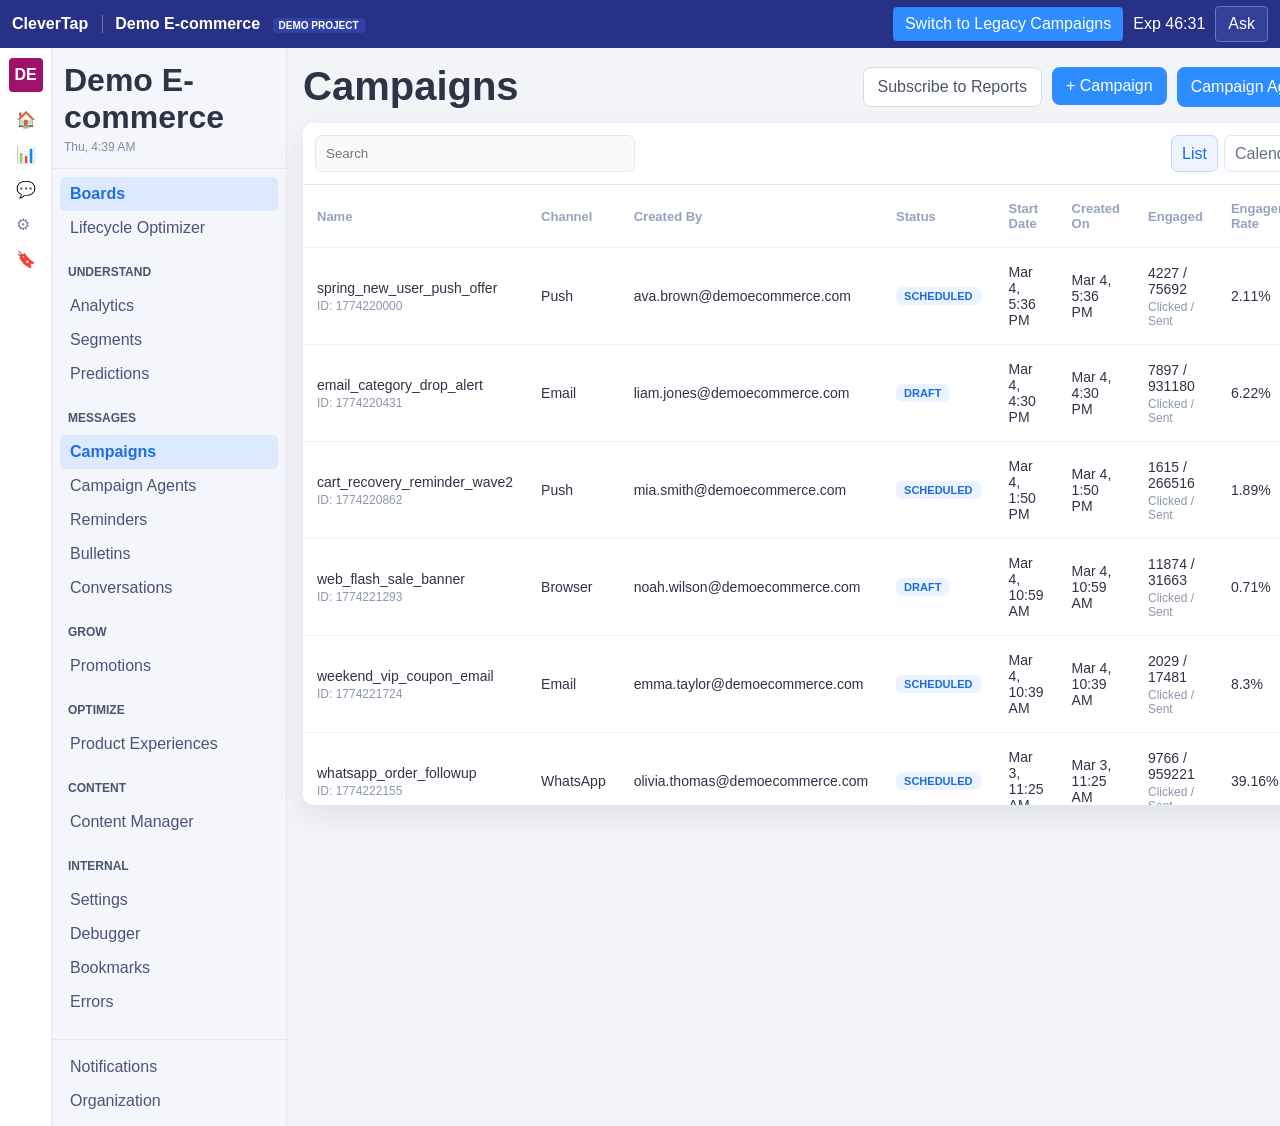
<file: index.html>
<!DOCTYPE html>
<html lang="en">
  <head>
    <meta charset="UTF-8" />
    <meta name="viewport" content="width=device-width, initial-scale=1.0" />
    <title>CleverTap Campaigns Prototype</title>
    <link rel="stylesheet" href="./styles.css" />
  </head>
  <body>
    <div class="topbar">
      <div class="brand">CleverTap</div>
      <div class="project">Demo E-commerce <span>DEMO PROJECT</span></div>
      <div class="top-actions">
        <button class="legacy-btn">Switch to Legacy Campaigns</button>
        <div class="exp">Exp 46:31</div>
        <button class="ask-btn">Ask</button>
      </div>
    </div>

    <div class="layout">
      <aside class="side-rail">
        <div class="sw">DE</div>
        <div class="rail-icons">
          <div>🏠</div>
          <div>📊</div>
          <div class="active">💬</div>
          <div>⚙</div>
          <div>🔖</div>
        </div>
      </aside>

      <aside class="sidebar">
        <div class="sidebar-header">
          <h3>Demo E-commerce</h3>
          <p>Thu, 4:39 AM</p>
        </div>

        <ul class="sidebar-main">
          <li class="active">Boards</li>
          <li>Lifecycle Optimizer</li>
        </ul>

        <div class="section-label">UNDERSTAND</div>
        <ul>
          <li>Analytics</li>
          <li>Segments</li>
          <li>Predictions</li>
        </ul>

        <div class="section-label">MESSAGES</div>
        <ul>
          <li class="active-msg">Campaigns</li>
          <li>Campaign Agents</li>
          <li>Reminders</li>
          <li>Bulletins</li>
          <li>Conversations</li>
        </ul>

        <div class="section-label">GROW</div>
        <ul><li>Promotions</li></ul>

        <div class="section-label">OPTIMIZE</div>
        <ul><li>Product Experiences</li></ul>

        <div class="section-label">CONTENT</div>
        <ul><li>Content Manager</li></ul>

        <div class="section-label">INTERNAL</div>
        <ul><li>Settings</li><li>Debugger</li><li>Bookmarks</li><li>Errors</li></ul>

        <ul class="sidebar-footer"><li>Notifications</li><li>Organization</li></ul>
      </aside>

      <main class="content">
        <div class="content-head">
          <h1>Campaigns</h1>
          <div class="head-actions">
            <button class="ghost">Subscribe to Reports</button>
            <div class="create-wrap">
              <button id="createCampaignBtn" class="primary">+ Campaign</button>
              <div id="createMenu" class="create-menu hidden">
                <input type="text" placeholder="Search items..." />
                <div class="menu-section">MESSAGING CHANNELS</div>
                <div class="menu-row">Push Notification</div>
                <div class="menu-row">In-App Message</div>
                <div class="menu-row">App Inbox</div>
                <div class="menu-row">Native Display</div>
                <div class="menu-row">SMS</div>
                <div class="menu-row">Email</div>
                <div class="menu-row">WhatsApp</div>
              </div>
            </div>
            <button id="openAgentFlowBtn" class="primary">Campaign Agent</button>
          </div>
        </div>

        <div class="card">
          <div class="toolbar">
            <input type="text" placeholder="Search" />
            <div class="view-toggle">
              <button class="toggle-btn active" data-view="list">List</button>
              <button class="toggle-btn" data-view="calendar">Calendar</button>
            </div>
          </div>

          <div id="listView" class="campaign-table-wrap">
            <table>
              <thead>
                <tr>
                  <th>Name</th>
                  <th>Channel</th>
                  <th>Created By</th>
                  <th>Status</th>
                  <th>Start Date</th>
                  <th>Created On</th>
                  <th>Engaged</th>
                  <th>Engagement Rate</th>
                </tr>
              </thead>
              <tbody id="campaignRows"></tbody>
            </table>
          </div>

          <div id="calendarView" class="hidden"></div>
        </div>
      </main>
    </div>

    <div id="modalBackdrop" class="modal-backdrop hidden">
      <div class="modal">
        <div class="modal-head">
          <h2 id="modalTitle">Campaign Setup</h2>
          <div class="modal-actions">
            <button id="closeModal" class="ghost">Close</button>
          </div>
        </div>

        <section id="setupScreen" class="setup-screen">
          <div class="setup-top">
            <button id="setupAi" class="setup-card">
              <strong>Build with AI</strong>
              <span>Describe your goal and AskAI Campaign Agent will create a campaign plan and calendar.</span>
            </button>
          </div>
          <div class="setup-sub">Build with suggestions and campaign playbooks</div>
          <div class="setup-playbooks">
            <article class="playbook-item" data-playbook-id="vip-reactivation">
              <div class="pb-head"><strong>Reactivate dormant VIPs</strong><span>High Potential</span></div>
              <p>3.2K users • Premium buyers with high churn risk in next 14 days.</p>
              <div class="pb-metrics"><div>$427K Opportunity</div><div>Current $0</div><div>Potential ∞</div></div>
              <div class="pb-tags"><span>Premium buyers</span><span>Loyalty members</span><span>Brand advocates</span></div>
              <button class="review-btn">Review Playbook →</button>
            </article>
            <article class="playbook-item" data-playbook-id="browse-abandoners">
              <div class="pb-head"><strong>Convert high-intent browse abandoners</strong><span>High Potential</span></div>
              <p>7.8K users • Viewed 8+ products but no add-to-cart activity.</p>
              <div class="pb-metrics"><div>$284K Opportunity</div><div>Current $0</div><div>Potential ∞</div></div>
              <div class="pb-tags"><span>Evening browsers</span><span>Cross-device</span><span>Wishlist creators</span></div>
              <button class="review-btn">Review Playbook →</button>
            </article>
            <article class="playbook-item" data-playbook-id="first-time-activation">
              <div class="pb-head"><strong>Welcome first-time users</strong><span>Activation</span></div>
              <p>4.9K users • Guide new users through first-value actions in first 7 days.</p>
              <div class="pb-metrics"><div>$196K Opportunity</div><div>Current $32K</div><div>Potential ↑</div></div>
              <div class="pb-tags"><span>New installers</span><span>First session</span><span>Onboarding</span></div>
              <button class="review-btn">Review Playbook →</button>
            </article>
            <article class="playbook-item" data-playbook-id="app-engagement">
              <div class="pb-head"><strong>Drive app engagement</strong><span>Engagement</span></div>
              <p>11.2K users • Re-engage active users with timely reminders and upgrades.</p>
              <div class="pb-metrics"><div>$238K Opportunity</div><div>Current $51K</div><div>Potential ↑</div></div>
              <div class="pb-tags"><span>Feature adopters</span><span>Upgrade nudges</span><span>Power users</span></div>
              <button class="review-btn">Review Playbook →</button>
            </article>
            <article class="playbook-item" data-playbook-id="inactive-winback">
              <div class="pb-head"><strong>Re-engage inactive users</strong><span>Win-Back</span></div>
              <p>9.4K users • Win back dormant users before uninstall or churn completes.</p>
              <div class="pb-metrics"><div>$311K Opportunity</div><div>Current $0</div><div>Potential ↑</div></div>
              <div class="pb-tags"><span>Inactive 30d</span><span>Churn risk</span><span>Reinstall</span></div>
              <button class="review-btn">Review Playbook →</button>
            </article>
          </div>
        </section>

        <div id="workspaceScreen" class="workspace-screen hidden">
        <div class="modal-body">
          <section id="chatPanel" class="chat-panel">
            <div class="askai-top">
              <div class="askai-title">AskAI</div>
              <button id="newChatBtn" class="new-chat">New chat</button>
            </div>
            <div class="askai-subhead">
              <span id="threadTitle">New campaign</span>
              <span class="thread-actions">
                <button id="newThreadBtn" class="thread-btn" title="New thread">✎</button>
                <button id="toggleThreadsBtn" class="thread-btn" title="All threads">☰</button>
              </span>
            </div>
            <div id="threadsPanel" class="threads-panel hidden"></div>
            <div class="agent-chips">
              <button class="agent-chip" data-prompt="Create a 2-week conversion campaign for new users">New-user Conversion</button>
              <button class="agent-chip" data-prompt="Build a cart recovery campaign with 3 touchpoints">Cart Recovery</button>
              <button class="agent-chip" data-prompt="Plan a retention campaign for repeat buyers">Retention Boost</button>
            </div>

            <div id="chatLog" class="chat-log">
              <div id="askAiEmpty" class="askai-empty">
                <div class="star">✦</div>
                <h4>Start a campaign conversation</h4>
                <p>Type a prompt or attach CSV to begin.</p>
              </div>
            </div>

            <div class="chat-input-wrap">
              <div class="chat-input-row">
                <label for="csvInput" class="attach-btn">+</label>
                <input id="chatInput" type="text" placeholder="Describe your goal, target audience, or any other specifics" />
                <button id="sendChat" class="send-ask">✦</button>
              </div>
              <input id="csvInput" type="file" accept=".csv" />
            </div>
            <div class="chat-footnote">Generated by OpenAI's GPT-5.1. Content may be inaccurate. CleverTap is not liable.</div>
          </section>

          <section id="calendarPanel" class="calendar-panel">
            <div class="calendar-head">
              <h3>Campaign Calendar Overlay</h3>
              <div class="calendar-controls">
                <div class="date-widget">
                  <button id="prevMonthBtn" class="date-btn">‹</button>
                  <input id="monthPicker" type="month" />
                  <button id="nextMonthBtn" class="date-btn">›</button>
                  <button id="todayBtn" class="date-btn">Today</button>
                </div>
                <div class="layout-switch">
                  <button class="layout-btn active" data-layout="calendar">Calendar View</button>
                  <button class="layout-btn" data-layout="timeline">Timeline View</button>
                </div>
                <button class="cal-mode active" data-mode="month">Month</button>
                <button class="cal-mode" data-mode="week">Week</button>
                <button class="cal-mode" data-mode="day">Day</button>
              </div>
            </div>
            <div id="calendarWidget" class="calendar-widget"></div>
          </section>

          <section id="detailsPanel" class="details-panel">
            <h3>Details</h3>
            <div id="detailsContent" class="details-empty">
              <strong>No campaign selected</strong>
              <p>Select a playbook or campaign event to view report, content, segment and execution context.</p>
            </div>
          </section>
        </div>
        <div class="panel-nav">
          <button class="panel-nav-btn" data-target="chat">Chat</button>
          <button class="panel-nav-btn" data-target="calendar">Calendar</button>
          <button class="panel-nav-btn" data-target="details">Details</button>
        </div>
        </div>
      </div>
    </div>
    <div id="toast" class="toast hidden"></div>

    <script src="./app.js"></script>
  </body>
</html>
</file>
<file: styles.css>
:root {
  --bg: #f2f4f7;
  --top: #273286;
  --card: #fff;
  --line: #e2e7f1;
  --muted: #7f8aa4;
  --text: #2e3346;
  --blue: #2d8cff;
  --blue-dark: #256ee5;
  --draft-bg: #fff3d9;
  --draft-fg: #9a6500;
  --scheduled-bg: #e6f2ff;
  --scheduled-fg: #1f63c7;
  --panel-shadow: 0 12px 24px rgba(23, 38, 77, 0.08);
}

* { box-sizing: border-box; }
body { margin: 0; font-family: Nunito Sans, "Segoe UI", sans-serif; color: var(--text); background: var(--bg); }
.hidden { display: none !important; }

.topbar {
  height: 48px; background: var(--top); color: #fff; display: flex; align-items: center; padding: 0 12px;
}
.brand { font-weight: 700; border-right: 1px solid rgba(255,255,255,0.35); padding-right: 14px; }
.project { margin-left: 12px; font-weight: 700; }
.project span { margin-left: 8px; font-size: 10px; background: #3142a7; padding: 2px 6px; border-radius: 4px; }
.top-actions { margin-left: auto; display: flex; gap: 10px; align-items: center; }
.legacy-btn, .ask-btn { background: #2d8cff; color: #fff; border: 0; border-radius: 4px; padding: 8px 12px; }
.ask-btn { background: #324098; border: 1px solid #6575d2; }

.layout { display: grid; grid-template-columns: 52px 235px 1fr; min-height: calc(100vh - 48px); }
.side-rail { background: #fff; border-right: 1px solid var(--line); display: flex; flex-direction: column; align-items: center; }
.sw { margin: 10px 0; width: 34px; height: 34px; background: #a0116b; color: #fff; display: grid; place-items: center; border-radius: 4px; font-weight: 700; }
.rail-icons { display: flex; flex-direction: column; gap: 16px; color: #7c879e; margin-top: 8px; }
.rail-icons .active { color: var(--blue); }

.sidebar { background: #f4f6fb; border-right: 1px solid var(--line); overflow-y: auto; }
.sidebar-header { padding: 14px 12px; border-bottom: 1px solid var(--line); }
.sidebar-header h3 { margin: 0; font-size: 32px; font-weight: 800; }
.sidebar-header p { margin: 4px 0 0; color: var(--muted); font-size: 12px; }
.sidebar-main, .sidebar ul { list-style: none; margin: 0; padding: 8px; }
.sidebar li { padding: 8px 10px; border-radius: 5px; color: #495478; }
.sidebar-main li.active, .sidebar li.active-msg { background: #dce9ff; color: #1f70df; font-weight: 700; }
.section-label { font-size: 12px; font-weight: 700; margin: 12px 16px 2px; color: #4a546f; }
.sidebar-footer { margin-top: 12px !important; border-top: 1px solid var(--line); padding-top: 10px !important; }

.content { padding: 16px; }
.content-head { display: flex; justify-content: space-between; align-items: center; }
h1 { margin: 0; font-size: 40px; font-weight: 800; }
.head-actions { display: flex; gap: 10px; }
.create-wrap { position: relative; }
.create-menu {
  position: absolute; right: 0; top: 44px; width: 300px; max-height: 500px; overflow: auto; background: #fff;
  border: 1px solid #dbe2f0; border-radius: 10px; box-shadow: 0 18px 28px rgba(22, 39, 75, 0.18); padding: 10px; z-index: 40;
}
.create-menu input { width: 100%; border: 1px solid #c1d6fb; border-radius: 8px; padding: 10px; margin-bottom: 10px; }
.menu-section { color: #99a1af; font-size: 12px; font-weight: 700; margin: 8px 2px; }
.menu-row {
  width: 100%; text-align: left; padding: 9px 6px; border: 0; background: transparent; color: #495478; border-radius: 6px;
}
.menu-row:hover { background: #f2f6ff; color: #1f63c7; }
button { font: inherit; cursor: pointer; }
.ghost { background: #fff; border: 1px solid #d5dce9; border-radius: 8px; padding: 10px 14px; color: #4c5368; }
.primary { background: var(--blue); color: #fff; border: 0; border-radius: 8px; padding: 10px 14px; }

.card { margin-top: 14px; background: var(--card); border-radius: 10px; box-shadow: 0 10px 28px rgba(32, 46, 85, 0.09); }
.toolbar { display: flex; justify-content: space-between; padding: 12px; border-bottom: 1px solid var(--line); }
.toolbar input { width: 320px; border: 1px solid var(--line); border-radius: 7px; padding: 10px; background: #f8fafc; }
.view-toggle { display: flex; gap: 6px; }
.toggle-btn, .cal-mode { padding: 7px 10px; border: 1px solid var(--line); border-radius: 7px; background: #fff; color: #637089; }
.toggle-btn.active, .cal-mode.active { background: #edf4ff; color: #1d6bdd; border-color: #bdd7ff; }

.campaign-table-wrap { max-height: 620px; overflow: auto; }
table { width: 100%; border-collapse: collapse; }
th, td { padding: 16px 14px; border-bottom: 1px solid #edf0f5; text-align: left; }
th { color: #96a2bd; font-weight: 700; font-size: 13px; }
td { font-size: 14px; }
.badge { display: inline-block; padding: 3px 8px; background: #eaf3ff; color: #1d6bdd; border-radius: 6px; font-size: 11px; font-weight: 700; }
.subtxt { color: #8b96ad; font-size: 12px; margin-top: 3px; }

#calendarView { padding: 14px; min-height: 460px; }

.modal-backdrop { position: fixed; inset: 0; background: rgba(18, 27, 47, 0.58); z-index: 200; }
.modal {
  width: calc(100vw - 14px);
  height: calc(100vh - 14px);
  margin: 7px;
  background: linear-gradient(180deg, #f8fbff, #f4f7fc);
  display: flex;
  flex-direction: column;
  border-radius: 12px;
  overflow: hidden;
}
.modal-head {
  padding: 12px 16px; border-bottom: 1px solid var(--line); display: flex; justify-content: space-between; align-items: center; background: #fff;
}
.modal-head h2 { margin: 0; }
.modal-actions { display: flex; gap: 8px; }
.setup-screen { flex: 1; padding: 18px; overflow: auto; background: linear-gradient(90deg, #eee7f3, #dce9ff); }
.setup-top { display: grid; grid-template-columns: 1fr; gap: 16px; max-width: 920px; margin: 4px auto 20px; }
.setup-card { border: 1px solid #d8e1f2; background: #fff; border-radius: 10px; text-align: left; padding: 16px; box-shadow: var(--panel-shadow); }
.setup-card strong { display: block; font-size: 22px; margin-bottom: 6px; color: #2f3751; }
.setup-card span { color: #58627c; }
.setup-sub { text-align: center; color: #5a6684; margin-bottom: 10px; font-weight: 700; }
.setup-playbooks {
  display: grid; grid-template-columns: repeat(2, minmax(320px, 1fr)); gap: 12px; background: #fff; border: 1px solid #dbe2f0;
  border-radius: 10px; padding: 16px; min-height: 380px;
}
.playbook-item { border: 1px solid #d8e2f5; background: #ffffff; border-radius: 16px; text-align: left; padding: 16px; min-height: 300px; box-shadow: 0 12px 26px rgba(25, 46, 95, 0.1); transition: transform 0.16s ease, box-shadow 0.16s ease, border-color 0.16s ease; cursor: pointer; }
.playbook-item:hover { transform: translateY(-2px); border-color: #b9cbef; box-shadow: 0 16px 30px rgba(25, 46, 95, 0.16); }
.pb-head { display: flex; justify-content: space-between; align-items: center; margin-bottom: 6px; }
.pb-head strong { color: #2f3b5f; font-size: 22px; }
.pb-head span { background: #1fa455; color: #fff; font-size: 12px; border-radius: 12px; padding: 4px 8px; }
.playbook-item p { color: #586482; margin: 6px 0 10px; }
.pb-metrics { display: grid; grid-template-columns: 1fr 1fr 1fr; gap: 8px; margin-bottom: 10px; }
.pb-metrics div { background: #f2f1f7; border-radius: 10px; padding: 8px; color: #505b76; font-size: 13px; }
.pb-tags { display: flex; flex-wrap: wrap; gap: 8px; margin-bottom: 14px; }
.pb-tags span { background: #f1ecfb; color: #7d2ccf; border-radius: 13px; padding: 5px 9px; font-size: 12px; }
.review-btn { width: 100%; border: 0; background: linear-gradient(90deg, #8e2df2, #b200ff); color: #fff; border-radius: 10px; padding: 10px; font-weight: 700; }
.workspace-screen { position: relative; flex: 1; min-height: 0; }
.modal-body {
  height: calc(100% - 58px);
  min-height: 0;
  display: flex;
  gap: 12px;
  padding: 8px 12px 62px 8px;
  overflow-x: auto;
  overflow-y: hidden;
  scroll-snap-type: x mandatory;
  scroll-behavior: smooth;
}

.chat-panel, .calendar-panel, .details-panel { background: #fff; border: 1px solid var(--line); border-radius: 10px; min-height: 0; box-shadow: var(--panel-shadow); }
.chat-panel { min-width: clamp(320px, 26vw, 420px); scroll-snap-align: start; }
.calendar-panel { min-width: clamp(720px, 49vw, 980px); scroll-snap-align: start; }
.details-panel { min-width: clamp(420px, 28vw, 620px); scroll-snap-align: start; }
.chat-panel { display: flex; flex-direction: column; border-color: #7eb1ff; }
.askai-top { display: flex; justify-content: space-between; align-items: center; padding: 12px; border-bottom: 1px solid var(--line); }
.askai-title { font-weight: 800; font-size: 26px; }
.new-chat { border: 0; background: #1f2127; color: #fff; border-radius: 10px; padding: 8px 12px; }
.askai-subhead { padding: 10px 12px; border-bottom: 1px solid var(--line); color: #4f5567; display: flex; justify-content: space-between; }
.thread-actions { display: flex; gap: 6px; }
.thread-btn { border: 1px solid #d2dbee; background: #fff; color: #5a6785; border-radius: 6px; width: 24px; height: 24px; padding: 0; }
.threads-panel { border-bottom: 1px solid var(--line); max-height: 130px; overflow: auto; background: #fff; }
.thread-item { width: 100%; text-align: left; border: 0; background: transparent; padding: 8px 12px; color: #4b5878; }
.thread-item.active { background: #eef4ff; color: #1e63c7; font-weight: 700; }
.agent-chips { display: flex; gap: 8px; padding: 10px 12px; border-bottom: 1px solid var(--line); overflow-x: auto; }
.agent-chip { border: 1px solid #cddfff; background: #f3f8ff; color: #245fbc; border-radius: 16px; padding: 6px 10px; white-space: nowrap; font-size: 12px; }
.chat-log { flex: 1; overflow: auto; padding: 12px; background: #fbfcfe; }
.askai-empty { text-align: center; margin-top: 18px; }
.star { color: #2f7ded; font-size: 34px; }
.askai-empty h4 { margin: 10px 0 6px; font-size: 18px; }
.askai-empty p { color: #a1a8ba; margin: 8px 0; font-weight: 700; }
.prompt-chip { margin: 8px auto; padding: 8px 14px; width: 220px; background: #eef1f5; border-radius: 18px; color: #596171; }

.msg { margin-bottom: 10px; padding: 10px 12px; border-radius: 8px; max-width: 92%; }
.msg.user { margin-left: auto; background: #2d8cff; color: #fff; }
.msg.ai { background: #f2f7ff; color: #34405e; border: 1px solid #dde9ff; }
.msg.thinking { background: #f5f6fa; color: #4b546e; }
.flow-card { border: 1px solid #d7e4ff; border-radius: 10px; padding: 12px; background: #f6f9ff; margin: 10px 0; cursor: pointer; }
.flow-card h4 { margin: 0 0 6px; color: #1f63c7; }
.flow-card p { margin: 4px 0; color: #4a5674; font-size: 13px; }
.plan-card {
  border: 1px solid #83a9ff;
  background: linear-gradient(140deg, #e8f0ff, #f3ecff);
  box-shadow: 0 10px 22px rgba(69, 109, 199, 0.22);
  margin: 14px 2px;
}
.plan-card h4 { color: #1d3f9d; font-size: 15px; letter-spacing: 0.2px; }
.choice-row { display: grid; gap: 8px; margin: 10px 0 12px; }
.choice-btn {
  border: 1px solid #c8d9fb; background: #fff; color: #2e446f; border-radius: 8px; padding: 9px 10px; text-align: left;
}
.choice-btn:hover { background: #f3f8ff; border-color: #9cbef8; }
.choice-btn:disabled { opacity: 0.55; cursor: not-allowed; }
.report-cta {
  border: 1px solid #a9c7ff;
  background: #edf4ff;
  color: #1f63c7;
  border-radius: 7px;
  padding: 6px 9px;
  font-size: 12px;
}
.report-cta:hover { background: #dfeeff; }

.chat-input-wrap { border-top: 1px solid var(--line); padding: 10px; background: #f3f6fb; }
.chat-input-row { display: flex; gap: 8px; align-items: center; background: #e8edf3; border-radius: 14px; padding: 8px; }
.attach-btn { width: 32px; height: 32px; border-radius: 8px; display: grid; place-items: center; background: #fff; border: 1px solid #ccd8eb; font-size: 22px; color: #516182; cursor: pointer; }
#chatInput { flex: 1; border: 0; background: transparent; padding: 8px; font-size: 15px; }
#chatInput:focus { outline: none; }
.send-ask { width: 34px; height: 34px; border: 0; border-radius: 50%; background: linear-gradient(120deg, #6ec5ea, #8d71f8); color: #fff; }
#csvInput { display: none; }
.chat-footnote { color: #a8afbe; font-size: 12px; text-align: center; padding: 8px; }

.calendar-panel { display: flex; flex-direction: column; position: relative; }
.calendar-head { display: flex; align-items: center; justify-content: space-between; padding: 12px; border-bottom: 1px solid var(--line); }
.calendar-controls { display: flex; gap: 8px; align-items: center; }
.date-widget { display: flex; gap: 6px; align-items: center; }
.date-btn { border: 1px solid #c9d8f4; background: #f5f9ff; color: #325f9f; border-radius: 7px; padding: 6px 8px; }
#monthPicker { border: 1px solid #c9d8f4; border-radius: 7px; padding: 6px; color: #42506f; }
.layout-switch { display: flex; gap: 6px; }
.layout-btn { border: 1px solid #d7deed; background: #fff; color: #4b5674; border-radius: 8px; padding: 6px 10px; }
.layout-btn.active { background: #eef3ff; color: #1e63c7; border-color: #b8d0ff; }
.calendar-widget { padding: 8px; overflow: auto; flex: 1; min-height: 0; }
.calendar-empty {
  border: 1px dashed #c8d7f4; border-radius: 10px; min-height: 100%; display: grid; place-items: center; color: #6a7590;
  background: linear-gradient(180deg, #f9fbff, #f5f8fe); text-align: center; padding: 18px;
}
.sheet-banner {
  display: flex;
  align-items: center;
  gap: 8px;
  margin-bottom: 8px;
  color: #51607f;
  font-size: 13px;
}
.sheet-loader { width: 16px; height: 16px; border-width: 2px; margin: 0; }
.sheet-wrap { border: 1px solid #d7deec; border-radius: 10px; overflow: auto; background: #fff; height: calc(100% - 34px); }
.sheet-grid { width: 100%; border-collapse: collapse; font-size: 12px; min-width: 980px; }
.sheet-grid th, .sheet-grid td { border: 1px solid #e3e9f4; padding: 7px 8px; text-align: left; white-space: nowrap; }
.sheet-grid th { background: #f3f6fc; color: #4b5878; position: sticky; top: 0; z-index: 1; }
.sheet-status { border: 1px solid #c7d8f8; background: #edf4ff; color: #275da8; border-radius: 10px; padding: 2px 8px; font-size: 11px; }
.sheet-grid td[contenteditable="true"] { background: #fffdf3; outline: none; min-width: 140px; }
.sheet-grid td[contenteditable="true"]:focus { box-shadow: inset 0 0 0 2px #8eb5ff; background: #fff; }
.calendar-loading {
  display: grid;
  place-items: center;
  min-height: 220px;
  color: #51607f;
}
.loader {
  width: 28px;
  height: 28px;
  border: 3px solid #d8e5ff;
  border-top-color: #2d8cff;
  border-radius: 50%;
  animation: spin 0.8s linear infinite;
  margin-bottom: 10px;
}
@keyframes spin {
  to { transform: rotate(360deg); }
}
.timeline-wrap { border: 1px solid #e1e7f3; border-radius: 16px; padding: 16px; background: #fff; }
.timeline-row { display: grid; grid-template-columns: 90px 1fr; gap: 12px; margin-bottom: 16px; position: relative; }
.timeline-row::before { content: ""; position: absolute; left: 40px; top: 46px; bottom: -16px; width: 2px; background: #e8dcfb; }
.timeline-row:last-child::before { display: none; }
.timeline-day { width: 74px; height: 74px; border-radius: 50%; background: #f1e8ff; color: #8b39da; display: grid; place-items: center; font-weight: 700; }
.timeline-card { border: 1px solid #dedee9; border-radius: 14px; background: #fbfbff; padding: 14px; }
.timeline-meta { display: flex; gap: 8px; align-items: center; color: #6f7a95; margin-bottom: 6px; }
.timeline-pill { background: #dcebff; color: #2c65bf; padding: 4px 8px; border-radius: 12px; font-size: 12px; font-weight: 700; }
.timeline-pill.ai { background: #f0e3ff; color: #8b39da; }
.timeline-card h4 { margin: 6px 0; color: #2f3b5f; font-size: 20px; }
.timeline-src { margin: 0 0 8px; color: #6f7a95; }
.timeline-copy { border: 1px solid #e0e6f1; border-radius: 10px; padding: 10px; background: #fff; color: #3f4d6b; }
.timeline-actions { display: flex; gap: 8px; flex-wrap: wrap; margin-top: 10px; align-items: center; }
.timeline-actions button { border: 1px solid #d8deed; background: #fff; color: #2f3b5f; border-radius: 8px; padding: 8px 10px; }
.timeline-actions span { color: #6f7a95; padding: 8px 6px; }
.calendar-header-row { display: grid; grid-template-columns: repeat(7, 1fr); margin-bottom: 8px; }
.calendar-header-row div { text-align: center; color: #8b96ad; font-weight: 700; font-size: 12px; }
.month-grid { display: grid; grid-template-columns: repeat(7, 1fr); gap: 8px; }
.cal-cell { min-height: 118px; border: 1px solid var(--line); border-radius: 8px; background: #fff; padding: 7px; }
.cal-date { font-size: 12px; color: #6e7893; font-weight: 700; margin-bottom: 6px; }
.cal-event { font-size: 11px; padding: 3px 6px; border-radius: 6px; margin-bottom: 4px; cursor: pointer; }
.cal-event.draft { background: var(--draft-bg); color: var(--draft-fg); border: 1px solid #f3d58a; }
.cal-event.scheduled { background: var(--scheduled-bg); color: var(--scheduled-fg); border: 1px solid #b8d7ff; }
.cal-event.prescheduled { background: #eef3fb; color: #536483; border: 1px solid #d4deef; }
.cal-event.delta { background: #e8f8ef; color: #246e43; border: 1px solid #b9e8c8; }
.legend { display: flex; gap: 14px; margin-bottom: 10px; color: #6e7893; font-size: 12px; }
.legend span::before { content: ""; display: inline-block; width: 10px; height: 10px; border-radius: 3px; margin-right: 6px; vertical-align: middle; }
.legend .draft-l::before { background: var(--draft-bg); border: 1px solid #f3d58a; }
.legend .scheduled-l::before { background: var(--scheduled-bg); border: 1px solid #b8d7ff; }
.legend .pre-l::before { background: #eef3fb; border: 1px solid #d4deef; }
.legend .delta-l::before { background: #e8f8ef; border: 1px solid #b9e8c8; }

.details-panel { padding: 12px; overflow: auto; }
.details-panel h3 { margin-top: 2px; }
.details-empty { border: 1px dashed #d2dcf0; border-radius: 12px; padding: 18px; color: #5f6e8d; background: #f9fbff; }
.details-empty strong { display: block; color: #33415f; margin-bottom: 6px; }
.details-panel table { min-width: 980px; }
.details-report h4 { margin: 0 0 6px; font-size: 18px; color: #2f3b5f; }
.details-report p { color: #55617c; }
.report-grid { display: grid; grid-template-columns: repeat(2, 1fr); gap: 8px; margin: 10px 0; }
.report-grid div { border: 1px solid #dce6f8; border-radius: 10px; padding: 8px; background: #f8fbff; }
.report-grid span { display: block; color: #7683a2; font-size: 12px; }
.report-grid strong { color: #2d3d63; font-size: 18px; }
.report-meta { border: 1px solid #e5ebf7; border-radius: 10px; padding: 10px; background: #fff; margin-bottom: 10px; }
.report-meta p { margin: 5px 0; font-size: 13px; }
.template-carousel { display: flex; gap: 10px; overflow-x: auto; margin-bottom: 12px; padding-bottom: 2px; }
.template-card { min-width: 260px; border: 1px solid #dbe3f4; border-radius: 10px; background: #f9fbff; padding: 10px; }
.template-card h5 { margin: 0 0 8px; color: #2f3b5f; }
.template-card p { margin: 6px 0; font-size: 13px; color: #4f5d79; }
.panel-nav {
  position: absolute;
  left: 50%;
  bottom: 14px;
  transform: translateX(-50%);
  display: flex;
  gap: 8px;
  background: rgba(15, 17, 23, 0.92);
  padding: 6px;
  border-radius: 10px;
  box-shadow: 0 8px 20px rgba(16, 30, 60, 0.35);
  z-index: 30;
}
.panel-nav-btn { border: 0; background: #232837; color: #d9dff0; border-radius: 7px; padding: 7px 12px; }
.panel-nav-btn.active { background: #2d8cff; color: #fff; }
.toast {
  position: fixed; right: 18px; bottom: 16px; background: #1f2f56; color: #fff; padding: 10px 12px; border-radius: 8px;
  box-shadow: 0 8px 20px rgba(16, 30, 60, 0.35); z-index: 300; font-size: 13px;
}

@media (max-width: 1360px) {
  .setup-top { grid-template-columns: 1fr; }
  .setup-playbooks { grid-template-columns: 1fr; }
  .chat-panel, .calendar-panel { min-width: 88vw; }
  .details-panel { min-width: 88vw; }
}
</file>
